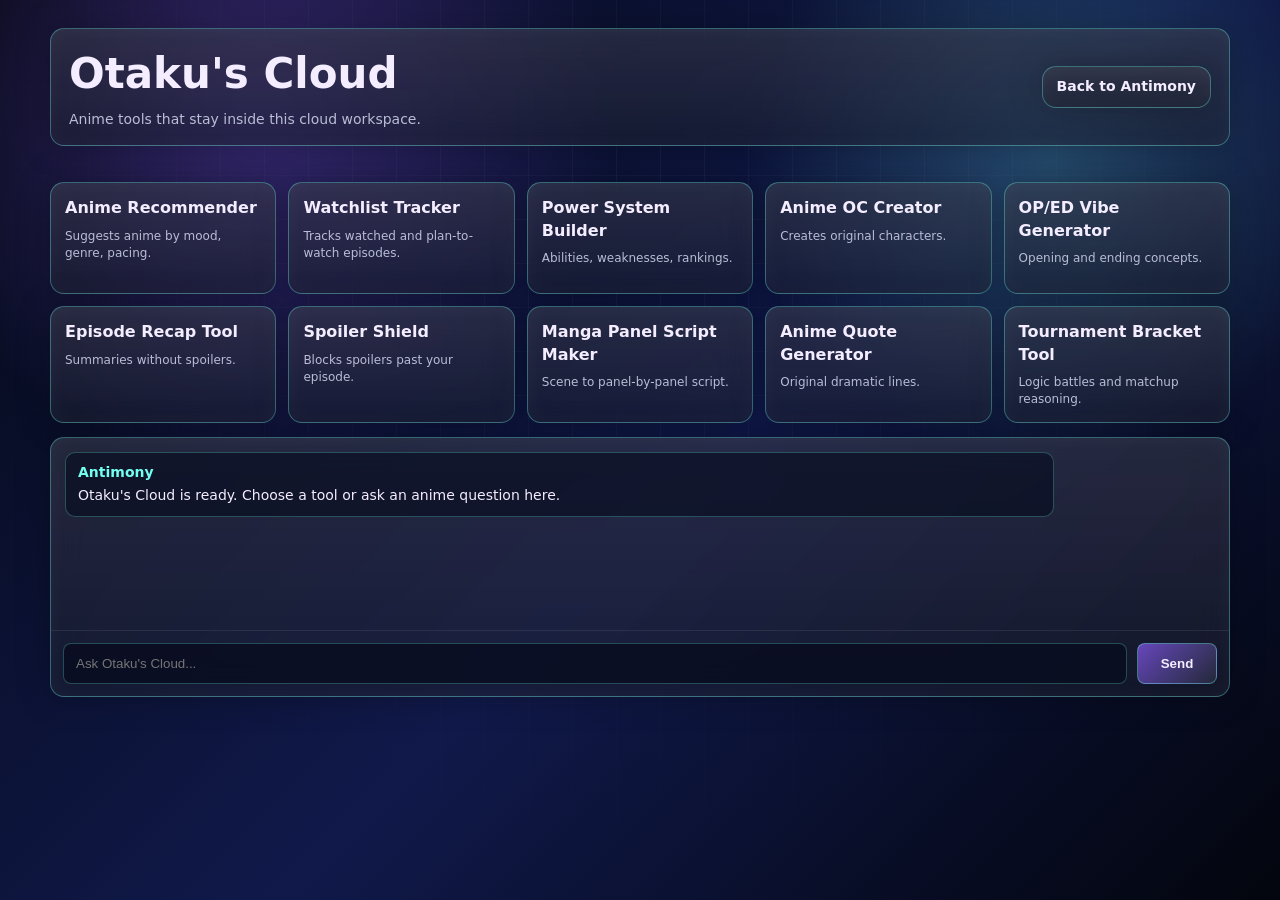
<file: otakus_cloud.html>
<!doctype html>
<html lang="en">
<head>
  <meta charset="utf-8" />
  <meta name="viewport" content="width=device-width, initial-scale=1" />
  <title>Otaku's Cloud - Antimony</title>
  <link rel="stylesheet" href="mode_pages.css?v=20260614-clean-stage" />
</head>
<body data-page="otaku">
  <main class="page mode-layout">
    <header class="top glass">
      <div>
        <h1>Otaku's Cloud</h1>
        <p>Anime tools that stay inside this cloud workspace.</p>
      </div>
      <a class="back glass" href="assistant_web.html">Back to Antimony</a>
    </header>

    <section class="grid tool-grid">
      <button class="tool glass" data-prompt="anime recommender: suggest anime by mood genre and pacing"><b>Anime Recommender</b><span>Suggests anime by mood, genre, pacing.</span></button>
      <button class="tool glass" data-prompt="watchlist tracker: track watched and plan-to-watch episodes"><b>Watchlist Tracker</b><span>Tracks watched and plan-to-watch episodes.</span></button>
      <button class="tool glass" data-prompt="character power system builder: make abilities weaknesses and rankings"><b>Power System Builder</b><span>Abilities, weaknesses, rankings.</span></button>
      <button class="tool glass" data-prompt="anime oc creator: create an original character"><b>Anime OC Creator</b><span>Creates original characters.</span></button>
      <button class="tool glass" data-prompt="opening ending vibe generator: make anime opening and ending concepts"><b>OP/ED Vibe Generator</b><span>Opening and ending concepts.</span></button>
      <button class="tool glass" data-prompt="episode recap tool: summarize without spoilers"><b>Episode Recap Tool</b><span>Summaries without spoilers.</span></button>
      <button class="tool glass" data-prompt="spoiler shield: block spoilers past my episode"><b>Spoiler Shield</b><span>Blocks spoilers past your episode.</span></button>
      <button class="tool glass" data-prompt="manga panel script maker: convert a scene into panels"><b>Manga Panel Script Maker</b><span>Scene to panel-by-panel script.</span></button>
      <button class="tool glass" data-prompt="anime quote generator: make original dramatic lines"><b>Anime Quote Generator</b><span>Original dramatic lines.</span></button>
      <button class="tool glass" data-prompt="tournament bracket tool: which character wins logic battle"><b>Tournament Bracket Tool</b><span>Logic battles and matchup reasoning.</span></button>
    </section>

    <section class="mode-chat glass">
      <div class="mode-chat-log" id="modeMessages"></div>
      <form id="modeForm" class="mode-composer">
        <input id="modeInput" autocomplete="off" placeholder="Ask Otaku's Cloud..." />
        <button type="submit">Send</button>
      </form>
    </section>
  </main>
  <script src="mode_pages.js?v=20260614-clean-stage"></script>
</body>
</html>
</file>
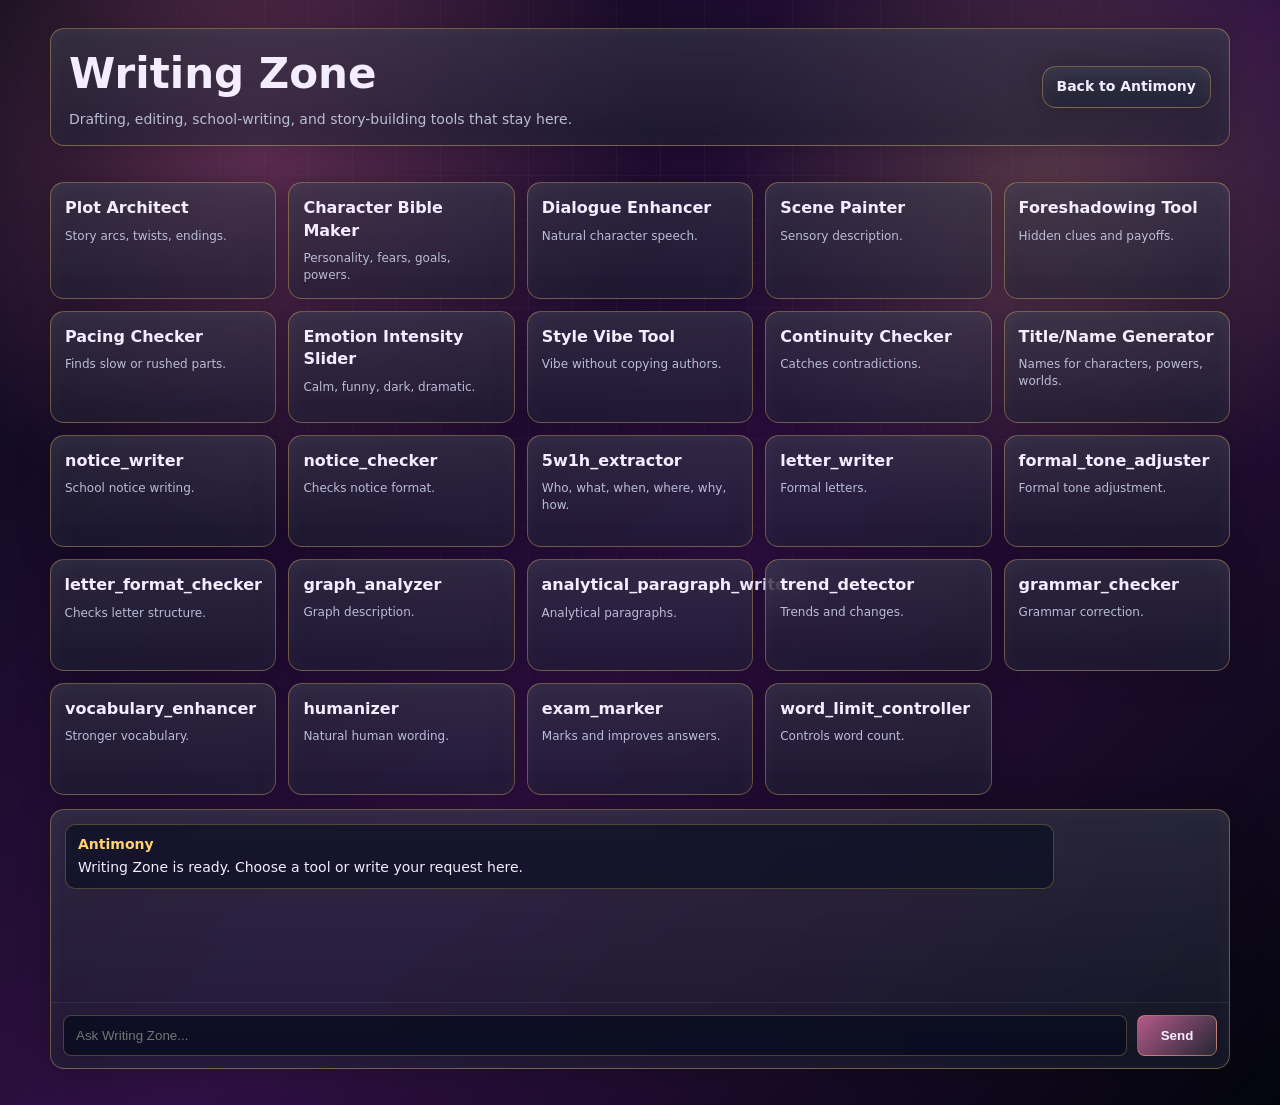
<file: writing_zone.html>
<!doctype html>
<html lang="en">
<head>
  <meta charset="utf-8" />
  <meta name="viewport" content="width=device-width, initial-scale=1" />
  <title>Writing Zone - Antimony</title>
  <link rel="stylesheet" href="mode_pages.css?v=20260614-clean-stage" />
</head>
<body class="writing" data-page="writing">
  <main class="page mode-layout">
    <header class="top glass">
      <div>
        <h1>Writing Zone</h1>
        <p>Drafting, editing, school-writing, and story-building tools that stay here.</p>
      </div>
      <a class="back glass" href="assistant_web.html">Back to Antimony</a>
    </header>

    <section class="grid tool-grid">
      <button class="tool glass" data-prompt="plot architect: create a story arc twist and ending"><b>Plot Architect</b><span>Story arcs, twists, endings.</span></button>
      <button class="tool glass" data-prompt="character bible maker: store personality fears goals and powers"><b>Character Bible Maker</b><span>Personality, fears, goals, powers.</span></button>
      <button class="tool glass" data-prompt="dialogue enhancer: make this speech sound natural"><b>Dialogue Enhancer</b><span>Natural character speech.</span></button>
      <button class="tool glass" data-prompt="scene painter: add sensory description"><b>Scene Painter</b><span>Sensory description.</span></button>
      <button class="tool glass" data-prompt="foreshadowing tool: add hidden clues"><b>Foreshadowing Tool</b><span>Hidden clues and payoffs.</span></button>
      <button class="tool glass" data-prompt="pacing checker: find boring or too-fast parts"><b>Pacing Checker</b><span>Finds slow or rushed parts.</span></button>
      <button class="tool glass" data-prompt="emotion intensity slider: make this scene dramatic"><b>Emotion Intensity Slider</b><span>Calm, funny, dark, dramatic.</span></button>
      <button class="tool glass" data-prompt="style mimic tool: write in a chosen vibe without copying authors"><b>Style Vibe Tool</b><span>Vibe without copying authors.</span></button>
      <button class="tool glass" data-prompt="continuity checker: catch contradictions"><b>Continuity Checker</b><span>Catches contradictions.</span></button>
      <button class="tool glass" data-prompt="title name generator: make cool names"><b>Title/Name Generator</b><span>Names for characters, powers, worlds.</span></button>
      <button class="tool glass" data-prompt="notice_writer: write a school notice"><b>notice_writer</b><span>School notice writing.</span></button>
      <button class="tool glass" data-prompt="notice_checker: check notice format"><b>notice_checker</b><span>Checks notice format.</span></button>
      <button class="tool glass" data-prompt="5w1h_extractor: extract who what when where why how"><b>5w1h_extractor</b><span>Who, what, when, where, why, how.</span></button>
      <button class="tool glass" data-prompt="letter_writer: write a formal letter"><b>letter_writer</b><span>Formal letters.</span></button>
      <button class="tool glass" data-prompt="formal_tone_adjuster: make this more formal"><b>formal_tone_adjuster</b><span>Formal tone adjustment.</span></button>
      <button class="tool glass" data-prompt="letter_format_checker: check letter format"><b>letter_format_checker</b><span>Checks letter structure.</span></button>
      <button class="tool glass" data-prompt="graph_analyzer: analyze a graph"><b>graph_analyzer</b><span>Graph description.</span></button>
      <button class="tool glass" data-prompt="analytical_paragraph_writer: write an analytical paragraph"><b>analytical_paragraph_writer</b><span>Analytical paragraphs.</span></button>
      <button class="tool glass" data-prompt="trend_detector: identify trends"><b>trend_detector</b><span>Trends and changes.</span></button>
      <button class="tool glass" data-prompt="grammar_checker: fix grammar"><b>grammar_checker</b><span>Grammar correction.</span></button>
      <button class="tool glass" data-prompt="vocabulary_enhancer: improve vocabulary"><b>vocabulary_enhancer</b><span>Stronger vocabulary.</span></button>
      <button class="tool glass" data-prompt="humanizer: make this sound natural"><b>humanizer</b><span>Natural human wording.</span></button>
      <button class="tool glass" data-prompt="exam_marker: mark this answer"><b>exam_marker</b><span>Marks and improves answers.</span></button>
      <button class="tool glass" data-prompt="word_limit_controller: fit this to 150 words"><b>word_limit_controller</b><span>Controls word count.</span></button>
    </section>

    <section class="mode-chat glass">
      <div class="mode-chat-log" id="modeMessages"></div>
      <form id="modeForm" class="mode-composer">
        <input id="modeInput" autocomplete="off" placeholder="Ask Writing Zone..." />
        <button type="submit">Send</button>
      </form>
    </section>
  </main>
  <script src="mode_pages.js?v=20260614-clean-stage"></script>
</body>
</html>
</file>
<file: mode_pages.css>
:root {
  color-scheme: dark;
  --bg0: #050814;
  --bg1: #10194a;
  --accent: #8d5cff;
  --accent2: #73fff0;
  --text: #f4edff;
  --muted: #b9bdd6;
}
* { box-sizing: border-box; }
body {
  min-height: 100vh;
  margin: 0;
  color: var(--text);
  font: 14px/1.4 "Segoe UI", system-ui, sans-serif;
  background:
    radial-gradient(circle at 20% 12%, color-mix(in srgb, var(--accent) 34%, transparent), transparent 28%),
    radial-gradient(circle at 82% 18%, color-mix(in srgb, var(--accent2) 22%, transparent), transparent 24%),
    linear-gradient(135deg, var(--bg0), var(--bg1) 54%, #03050d);
}
body::before {
  content: "";
  position: fixed;
  inset: 0;
  pointer-events: none;
  background:
    linear-gradient(90deg, rgba(255,255,255,.045) 1px, transparent 1px),
    linear-gradient(0deg, rgba(255,255,255,.035) 1px, transparent 1px);
  background-size: 44px 44px;
  mask-image: radial-gradient(circle at 50% 20%, #000, transparent 78%);
}
body.writing {
  --bg1: #301044;
  --accent: #ff7ab6;
  --accent2: #ffd36e;
}
.page {
  width: min(1180px, calc(100% - 36px));
  margin: 0 auto;
  padding: 28px 0 36px;
}
.mode-layout {
  display: grid;
  grid-template-columns: 1fr;
  grid-template-areas:
    "top"
    "tools"
    "chat";
  gap: 14px;
}
.top {
  grid-area: top;
  display: flex;
  align-items: center;
  justify-content: space-between;
  gap: 18px;
  margin-bottom: 22px;
  padding: 16px 18px;
}
h1 { margin: 0; font-size: 42px; }
p { margin: 6px 0 0; color: var(--muted); }
.glass {
  background:
    linear-gradient(180deg, rgba(255,255,255,.11), rgba(255,255,255,.04)),
    rgba(10, 14, 34, .55);
  border: 1px solid color-mix(in srgb, var(--accent2) 34%, transparent);
  box-shadow: 0 0 34px rgba(0,0,0,.26), inset 0 0 22px rgba(255,255,255,.04);
  border-radius: 14px;
  backdrop-filter: blur(18px);
}
.back {
  color: var(--text);
  text-decoration: none;
  padding: 10px 14px;
  font-weight: 800;
}
.grid {
  grid-area: tools;
  display: grid;
  grid-template-columns: repeat(auto-fit, minmax(210px, 1fr));
  gap: 12px;
}
.tool-grid { align-content: start; }
.tool {
  min-height: 112px;
  display: grid;
  align-content: start;
  gap: 8px;
  padding: 14px;
  color: var(--text);
  text-decoration: none;
  transition: .18s ease;
  text-align: left;
  cursor: pointer;
  font: inherit;
}
.tool:hover {
  transform: translateY(-2px);
  border-color: var(--accent2);
  box-shadow: 0 0 24px color-mix(in srgb, var(--accent) 44%, transparent);
}
.tool b { font-size: 16px; }
.tool span { color: var(--muted); font-size: 12px; }
.mode-chat {
  grid-area: chat;
  min-height: 260px;
  display: grid;
  grid-template-rows: 1fr auto;
  overflow: hidden;
}
.mode-chat-log {
  max-height: 360px;
  overflow: auto;
  padding: 14px;
  display: flex;
  flex-direction: column;
  gap: 10px;
}
.mode-msg {
  max-width: 86%;
  padding: 10px 12px;
  border: 1px solid color-mix(in srgb, var(--accent2) 26%, transparent);
  border-radius: 10px;
  background: rgba(8, 12, 31, .62);
  white-space: pre-wrap;
}
.mode-msg.user {
  align-self: flex-end;
  border-color: color-mix(in srgb, var(--accent) 46%, transparent);
}
.mode-msg strong {
  display: block;
  color: var(--accent2);
  margin-bottom: 4px;
}
.mode-composer {
  display: grid;
  grid-template-columns: 1fr 80px;
  gap: 10px;
  padding: 12px;
  border-top: 1px solid rgba(255,255,255,.08);
}
.mode-composer input {
  min-width: 0;
  color: var(--text);
  background: rgba(8, 12, 31, .78);
  border: 1px solid color-mix(in srgb, var(--accent2) 26%, transparent);
  border-radius: 8px;
  padding: 12px;
}
.mode-composer button {
  color: var(--text);
  border: 1px solid color-mix(in srgb, var(--accent2) 36%, transparent);
  border-radius: 8px;
  background: linear-gradient(135deg, color-mix(in srgb, var(--accent) 68%, transparent), rgba(255,255,255,.08));
  font-weight: 800;
}
.mode-msg a { color: var(--accent2); }

@media (max-width: 900px) {
  .mode-layout {
    grid-template-columns: 1fr;
    grid-template-areas:
      "top"
      "tools"
      "chat";
  }
  .top { flex-direction: column; align-items: flex-start; }
}
</file>
